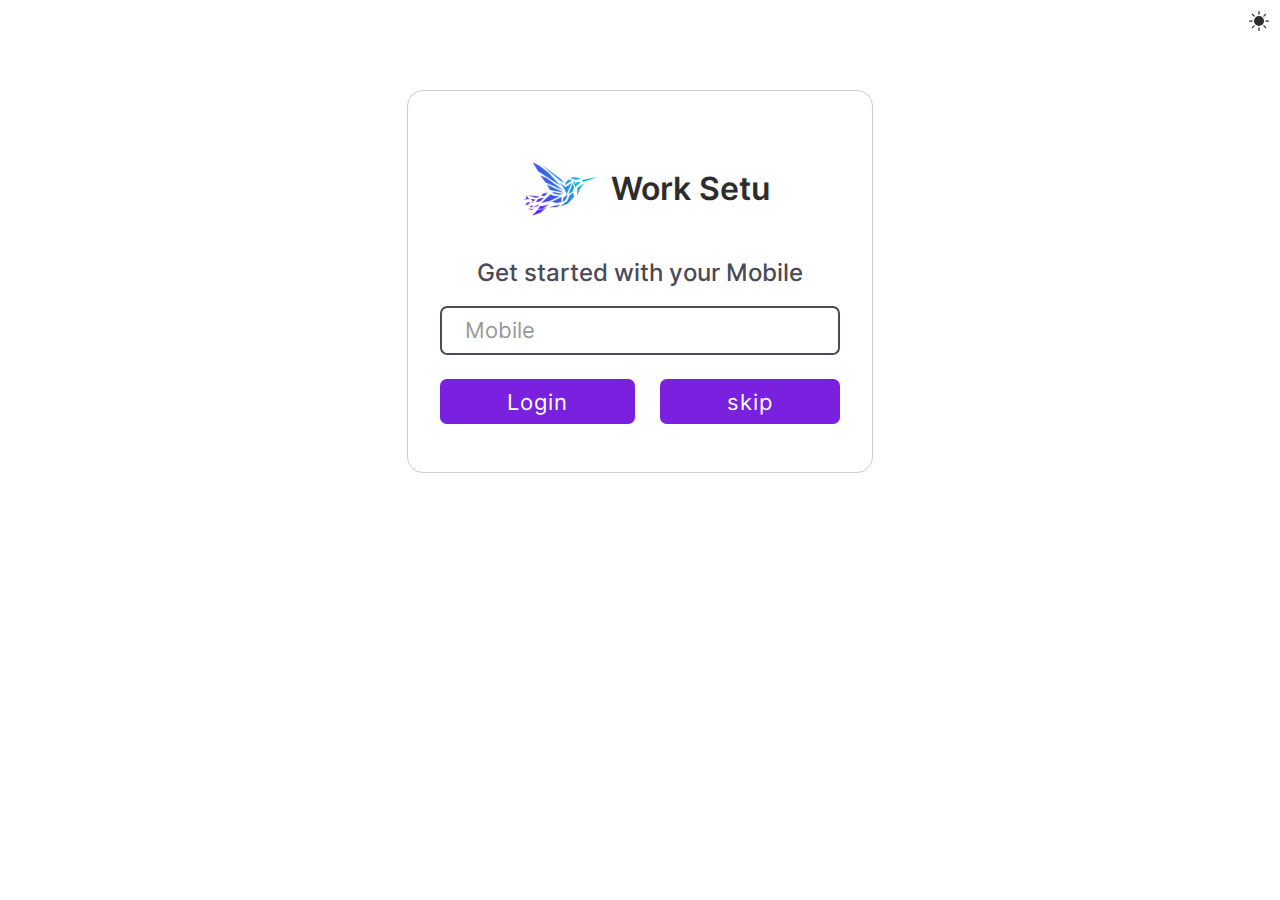
<file: index.html>
<!DOCTYPE html>
<html lang="en">

<head>
    <meta charset="UTF-8">
    <meta name="viewport" content="width=device-width, initial-scale=1.0">
    <link rel="icon" type="image/x-icon" href="wlogo.png">
    <title>WorkSetu</title>
    <link href="style.css" rel="stylesheet" />
</head>

<body>
    <!-- <video class="index-video" autoplay muted loop src="img/mainv.mp4"></video> -->
    <form class="container center-form">
        <div style="display: flex;justify-content: center;align-items: center;gap: 0.1em;">
            <!-- <svg xmlns="http://www.w3.org/2000/svg" width="60" height="60" fill="currentColor" class="bi bi-chat-dots" viewBox="0 0 16 16">
                <path d="M5 8a1 1 0 1 1-2 0 1 1 0 0 1 2 0zm4 0a1 1 0 1 1-2 0 1 1 0 0 1 2 0zm3 1a1 1 0 1 0 0-2 1 1 0 0 0 0 2z"/>
                <path d="m2.165 15.803.02-.004c1.83-.363 2.948-.842 3.468-1.105A9.06 9.06 0 0 0 8 15c4.418 0 8-3.134 8-7s-3.582-7-8-7-8 3.134-8 7c0 1.76.743 3.37 1.97 4.6a10.437 10.437 0 0 1-.524 2.318l-.003.011a10.722 10.722 0 0 1-.244.637c-.079.186.074.394.273.362a21.673 21.673 0 0 0 .693-.125zm.8-3.108a1 1 0 0 0-.287-.801C1.618 10.83 1 9.468 1 8c0-3.192 3.004-6 7-6s7 2.808 7 6c0 3.193-3.004 6-7 6a8.06 8.06 0 0 1-2.088-.272 1 1 0 0 0-.711.074c-.387.196-1.24.57-2.634.893a10.97 10.97 0 0 0 .398-2z"/>
              </svg> -->
              <img class="logo-main" src="img/wlogo.png" style="width: 100px; height:100px" alt="">
            <h1 class="w-title">Work Setu</h1>
        </div>
        <h2 style="text-align: center;">Get started with your Mobile</h2>
        <input class="input" type="tel" placeholder="Mobile" />
        <div class="two-buttonss">
            <a class="button" href="username.html">Login</a>
            <a class="button" href="check.html">skip</a>
        </div>

    </form>
  

     <!--dark mode script -->
     <script src="components/darkmode.js"></script>
</body>

</html>
</file>
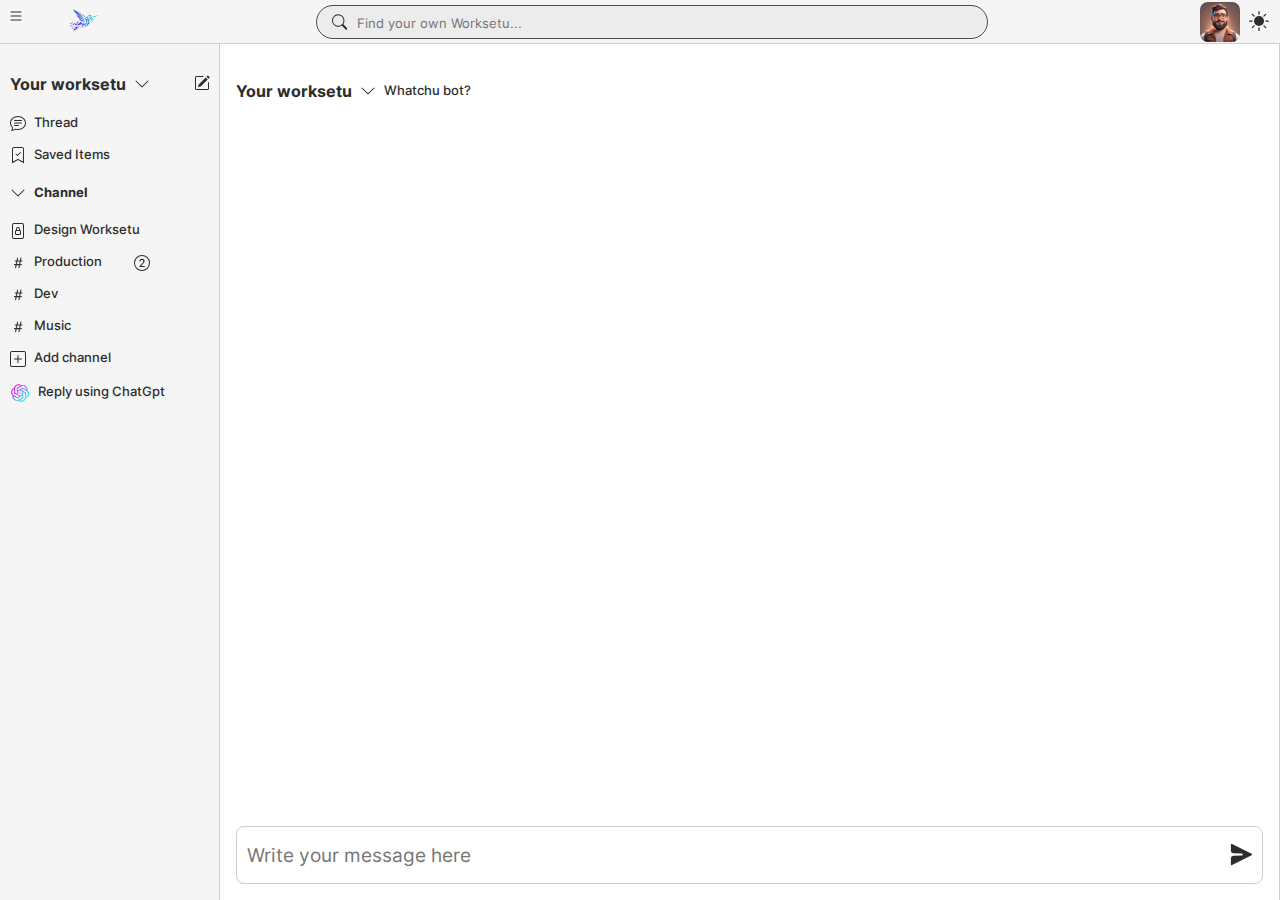
<file: check.html>
<!DOCTYPE html>
<html lang="en">

<head>
    <meta charset="UTF-8" />
    <meta name="viewport" content="width=device-width, initial-scale=1.0" />
    <link rel="icon" type="image/x-icon" href="img/wlogo.png">
    <title>WorkSetu</title>
    <link href="style.css" rel="stylesheet" />

</head>
<body>
    <!-- header -->
    <nav-bar></nav-bar>
    <!-- side bar -->
    
    <div class="container1" style="display: flex; flex:1">
        <side-bar></side-bar>
        <!-- Chat content -->
        
        <div class="chat-content">
            <div class="row">
                <h4>Your worksetu</h4>
                <svg xmlns="http://www.w3.org/2000/svg" width="16" height="16" fill="currentColor"
                    class="bi bi-chevron-down" viewBox="0 0 16 16">
                    <path fill-rule="evenodd"
                        d="M1.646 4.646a.5.5 0 0 1 .708 0L8 10.293l5.646-5.647a.5.5 0 0 1 .708.708l-6 6a.5.5 0 0 1-.708 0l-6-6a.5.5 0 0 1 0-.708z" />
                </svg>
                <span>Whatchu bot?</span>
            </div>
            <!-- message content -->
            <div class="message-container column">
                <!-- all  sender receiver shown in this list -->
                <message-list></message-list>
            </div>
            <send-message-box></send-message-box>
           
        </div>
    
        <!--========================== thread=========== -->
        <div class="thread" id="threads">
            <div class="row" style="justify-content:space-between;">
                <div class="row">
                    <h4>Thread</h4>
                    <span># Design worksetu</span>
                </div>
                <div class="close-thread" style="cursor: pointer;">
                    <svg xmlns="http://www.w3.org/2000/svg" width="16" height="16" fill="currentColor"
                        class="bi bi-x-lg" viewBox="0 0 16 16">
                        <path
                            d="M2.146 2.854a.5.5 0 1 1 .708-.708L8 7.293l5.146-5.147a.5.5 0 0 1 .708.708L8.707 8l5.147 5.146a.5.5 0 0 1-.708.708L8 8.707l-5.146 5.147a.5.5 0 0 1-.708-.708L7.293 8 2.146 2.854Z" />
                    </svg>
                </div>
            </div>
            <!-- message content -->
            <div class="message-container column">
                <message-list></message-list>
            </div>
            <!-- message input -->
            <send-message-box></send-message-box>

        </div>
    </div>
    </div>

    <script src="components/navBar.js"></script>
    <!-- sender and receiver component -->
    <script src="components/sideBarComponent.js"></script>
    <script src="components/messageBox.js"></script>
    <!-- sender and receiver component called under this -->
    <script src="components/messageList.js"></script>
    <script src="components/send-messageBox.js"></script>  
    <!-- dark mode script -->
    <script src="components/darkmode.js"></script>

</body>

</html>
</file>
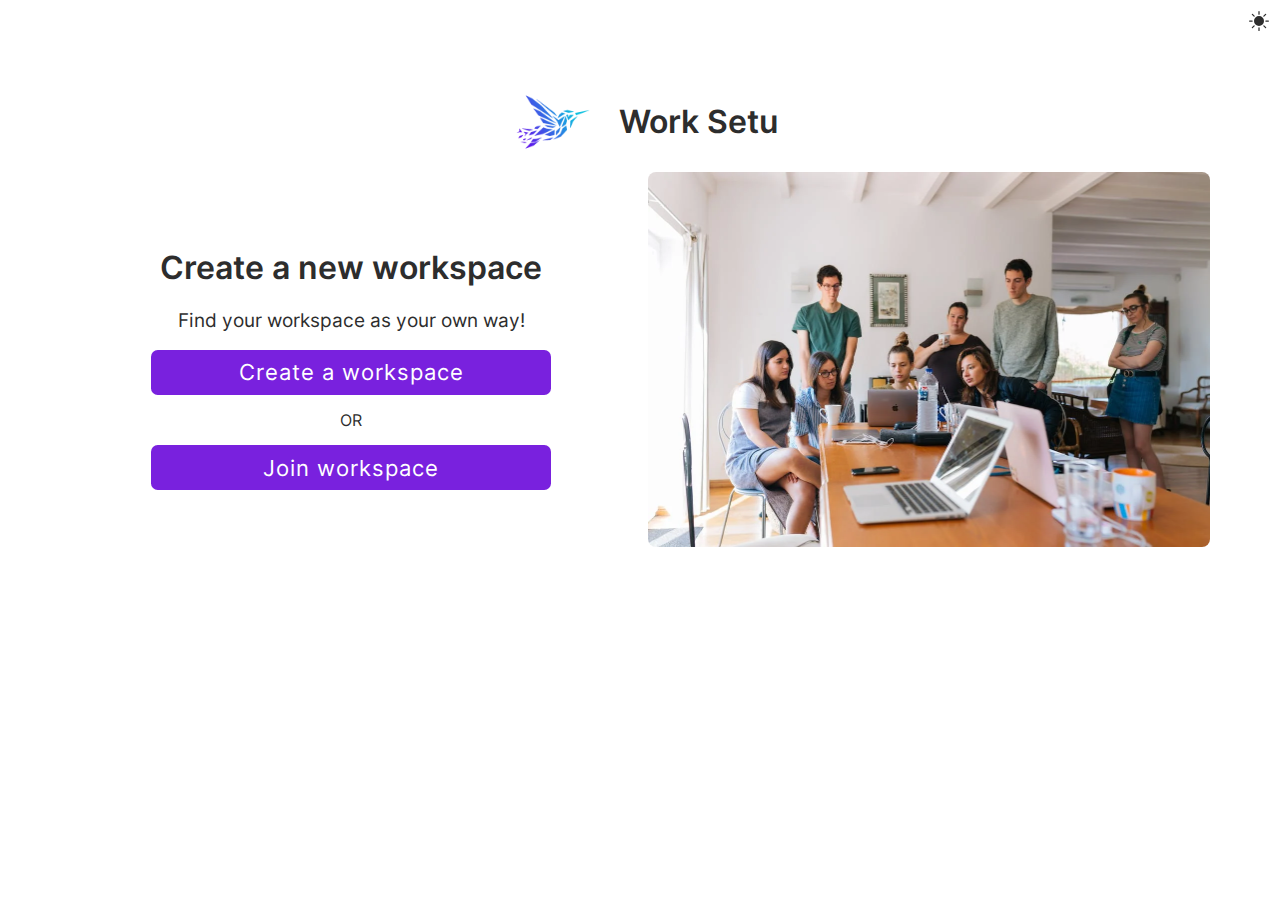
<file: create.html>
<!DOCTYPE html>
<html lang="en">

<head>
    <meta charset="UTF-8">
    <meta name="viewport" content="width=device-width, initial-scale=1.0">
    <link rel="icon" type="image/x-icon" href="img/wlogo.png">
    <title>WorkSetu</title>
    <link href="style.css" rel="stylesheet" />
    <style>
        .responsive-box {
            max-width: 100%;
            min-width: 400px;
        }

        /* Medium devices (tablets, 768px and up) */
        @media (max-width: 768px) {
            .responsive-box {
                width: calc(100vw - 2em);
                min-width: 200px;
            }
        }
    </style>
</head>

<body>
    <div class="container">
        <div style="display: flex;justify-content: center;align-items: center;gap: 1em;margin-top: 3em;">
          <img class="logo-main" src="img/wlogo.png" style="width: 100px; height:100px" alt="">

            <h1 class="w-title">Work Setu</h1>
        </div>
        <div style="display: flex;align-items: center;flex-wrap: wrap;gap: 1em;">
            <div style="flex: 1; display: flex; align-items: center; justify-content: center;">
                <div class="responsive-box">
                    <h1 style="text-align: center;">Create a new workspace</h1>
                    <p style="text-align: center;font-size:1.2em"> Find your workspace as your own way!</p>
                    <a class="button" href="step1.html"> Create a workspace</a>
                    <p style="text-align: center;">OR</p>
                    <a class="button" href="otp.html"> Join workspace</a>
                </div>
            </div>
            <div class="create-work" style="flex: 1; display: flex; align-items: center; justify-content: center;">
                <img class="responsive-box image-box"
                    src="img/workplace.webp" />
            </div>
        </div>
    </div>


    <!--dark mode script -->
    <script src="components/darkmode.js"></script>


</body>

</html>
</file>
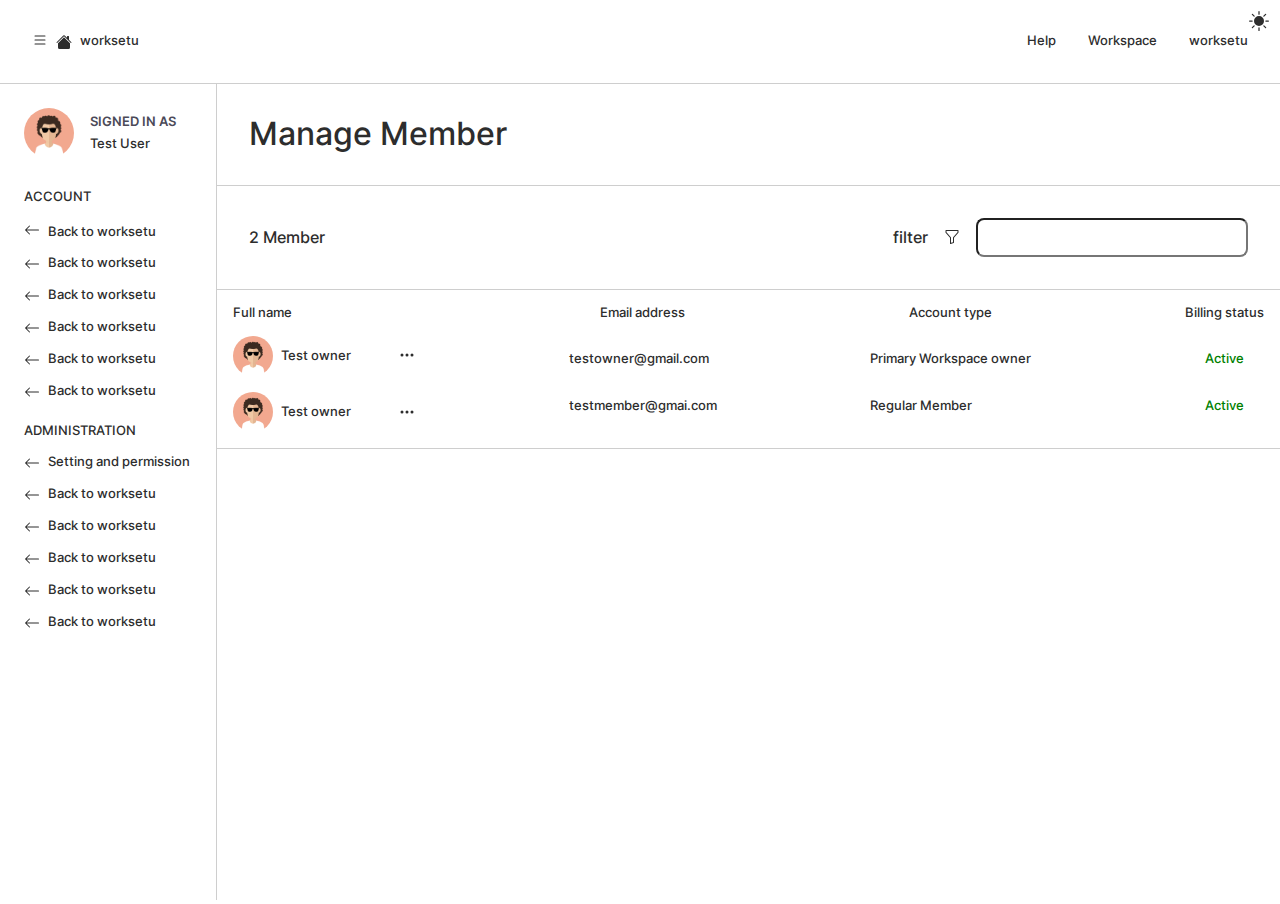
<file: manage.html>
<!DOCTYPE html>
<html lang="en">

<head>
    <meta charset="UTF-8">
    <meta name="viewport" content="width=device-width, initial-scale=1.0">
    <link rel="icon" type="image/x-icon" href="img/wlogo.png">
    <title>WorkSetu</title>
    <link href="style.css" rel="stylesheet" />
</head>

<body>

    <div class="navBar" style="padding: 2em; ">
        <div class="navElements" style=" display: flex; justify-content:space-between; align-items:center">
            <div class="left" style="display: flex; align-items:center; gap:0.5em">
                <div class="menu-button-leftbar" style="cursor: pointer;">
                    <svg xmlns="http://www.w3.org/2000/svg" width="16" height="16" fill="currentColor" class="bi bi-list" viewBox="0 0 16 16">
                        <path fill-rule="evenodd" d="M2.5 12a.5.5 0 0 1 .5-.5h10a.5.5 0 0 1 0 1H3a.5.5 0 0 1-.5-.5zm0-4a.5.5 0 0 1 .5-.5h10a.5.5 0 0 1 0 1H3a.5.5 0 0 1-.5-.5zm0-4a.5.5 0 0 1 .5-.5h10a.5.5 0 0 1 0 1H3a.5.5 0 0 1-.5-.5z"/>
                      </svg>
                </div>
                <div class="row">
                    <svg xmlns="http://www.w3.org/2000/svg" width="16" height="16" fill="currentColor"
                        class="bi bi-house-fill" viewBox="0 0 16 16">
                        <path
                            d="M8.707 1.5a1 1 0 0 0-1.414 0L.646 8.146a.5.5 0 0 0 .708.708L8 2.207l6.646 6.647a.5.5 0 0 0 .708-.708L13 5.793V2.5a.5.5 0 0 0-.5-.5h-1a.5.5 0 0 0-.5.5v1.293L8.707 1.5Z" />
                        <path d="m8 3.293 6 6V13.5a1.5 1.5 0 0 1-1.5 1.5h-9A1.5 1.5 0 0 1 2 13.5V9.293l6-6Z" />
                    </svg>
                    <span>worksetu</span>
                </div>
            </div>
            <div class="right" style="display: flex; gap:2em">
                <span>Help</span>
                <span>Workspace</span>
                <span>worksetu</span>
            </div>
        </div>
    </div>


    

    <div class="manage-container">
        <div class="leftBar">
            <div class="left-content">
                <div class="firstColumn" style="display:flex; align-items:center; padding:1em">
                    <div class="row" style="display: flex; gap:1em">
                        <img class="img" src="profile.png" alt="" style="width:50px; height:50px">
                        <div class="column" style="display: flex; gap:0.5em">
                            <span style="color: var(--sub-text-color); font-weight:600">SIGNED IN AS</span>
                            <span>Test User</span>
                        </div>
                    </div>

                </div>
                <div class="secondColumn" style="padding:1em; display:flex; flex-direction:column; gap:1em">
                    <span>ACCOUNT</span>
                    <div class="column">
                        <div class="row">
                            <svg xmlns="http://www.w3.org/2000/svg" width="16" height="16" fill="currentColor"
                                class="bi bi-arrow-left" viewBox="0 0 16 16">
                                <path fill-rule="evenodd"
                                    d="M15 8a.5.5 0 0 0-.5-.5H2.707l3.147-3.146a.5.5 0 1 0-.708-.708l-4 4a.5.5 0 0 0 0 .708l4 4a.5.5 0 0 0 .708-.708L2.707 8.5H14.5A.5.5 0 0 0 15 8z" />
                            </svg>
                            <a href="main.html" style="text-decoration:none; color:var(--text-color)"><span>Back to
                                    worksetu</span></a>
                        </div>
                        <div class="row">
                            <svg xmlns="http://www.w3.org/2000/svg" width="16" height="16" fill="currentColor"
                                class="bi bi-arrow-left" viewBox="0 0 16 16">
                                <path fill-rule="evenodd"
                                    d="M15 8a.5.5 0 0 0-.5-.5H2.707l3.147-3.146a.5.5 0 1 0-.708-.708l-4 4a.5.5 0 0 0 0 .708l4 4a.5.5 0 0 0 .708-.708L2.707 8.5H14.5A.5.5 0 0 0 15 8z" />
                            </svg>
                            <span>Back to worksetu</span>
                        </div>
                        <div class="row">
                            <svg xmlns="http://www.w3.org/2000/svg" width="16" height="16" fill="currentColor"
                                class="bi bi-arrow-left" viewBox="0 0 16 16">
                                <path fill-rule="evenodd"
                                    d="M15 8a.5.5 0 0 0-.5-.5H2.707l3.147-3.146a.5.5 0 1 0-.708-.708l-4 4a.5.5 0 0 0 0 .708l4 4a.5.5 0 0 0 .708-.708L2.707 8.5H14.5A.5.5 0 0 0 15 8z" />
                            </svg>
                            <span>Back to worksetu</span>
                        </div>
                        <div class="row">
                            <svg xmlns="http://www.w3.org/2000/svg" width="16" height="16" fill="currentColor"
                                class="bi bi-arrow-left" viewBox="0 0 16 16">
                                <path fill-rule="evenodd"
                                    d="M15 8a.5.5 0 0 0-.5-.5H2.707l3.147-3.146a.5.5 0 1 0-.708-.708l-4 4a.5.5 0 0 0 0 .708l4 4a.5.5 0 0 0 .708-.708L2.707 8.5H14.5A.5.5 0 0 0 15 8z" />
                            </svg>
                            <span>Back to worksetu</span>
                        </div>
                        <div class="row">
                            <svg xmlns="http://www.w3.org/2000/svg" width="16" height="16" fill="currentColor"
                                class="bi bi-arrow-left" viewBox="0 0 16 16">
                                <path fill-rule="evenodd"
                                    d="M15 8a.5.5 0 0 0-.5-.5H2.707l3.147-3.146a.5.5 0 1 0-.708-.708l-4 4a.5.5 0 0 0 0 .708l4 4a.5.5 0 0 0 .708-.708L2.707 8.5H14.5A.5.5 0 0 0 15 8z" />
                            </svg>
                            <span>Back to worksetu</span>
                        </div>
                        <div class="row">
                            <svg xmlns="http://www.w3.org/2000/svg" width="16" height="16" fill="currentColor"
                                class="bi bi-arrow-left" viewBox="0 0 16 16">
                                <path fill-rule="evenodd"
                                    d="M15 8a.5.5 0 0 0-.5-.5H2.707l3.147-3.146a.5.5 0 1 0-.708-.708l-4 4a.5.5 0 0 0 0 .708l4 4a.5.5 0 0 0 .708-.708L2.707 8.5H14.5A.5.5 0 0 0 15 8z" />
                            </svg>
                            <span>Back to worksetu</span>
                        </div>
                    </div>
                </div>
                <div class="thirdColumn"
                    style="padding:1em; display:flex; flex-direction:column; gap:1em; margin-top:-0.5em">
                    <span>ADMINISTRATION</span>
                    <div class="column">
                        <div class="row">
                            <svg xmlns="http://www.w3.org/2000/svg" width="16" height="16" fill="currentColor"
                                class="bi bi-arrow-left" viewBox="0 0 16 16">
                                <path fill-rule="evenodd"
                                    d="M15 8a.5.5 0 0 0-.5-.5H2.707l3.147-3.146a.5.5 0 1 0-.708-.708l-4 4a.5.5 0 0 0 0 .708l4 4a.5.5 0 0 0 .708-.708L2.707 8.5H14.5A.5.5 0 0 0 15 8z" />
                            </svg>
                            <span>Setting and permission</span>
                        </div>
                        <div class="row">
                            <svg xmlns="http://www.w3.org/2000/svg" width="16" height="16" fill="currentColor"
                                class="bi bi-arrow-left" viewBox="0 0 16 16">
                                <path fill-rule="evenodd"
                                    d="M15 8a.5.5 0 0 0-.5-.5H2.707l3.147-3.146a.5.5 0 1 0-.708-.708l-4 4a.5.5 0 0 0 0 .708l4 4a.5.5 0 0 0 .708-.708L2.707 8.5H14.5A.5.5 0 0 0 15 8z" />
                            </svg>
                            <span>Back to worksetu</span>
                        </div>
                        <div class="row">
                            <svg xmlns="http://www.w3.org/2000/svg" width="16" height="16" fill="currentColor"
                                class="bi bi-arrow-left" viewBox="0 0 16 16">
                                <path fill-rule="evenodd"
                                    d="M15 8a.5.5 0 0 0-.5-.5H2.707l3.147-3.146a.5.5 0 1 0-.708-.708l-4 4a.5.5 0 0 0 0 .708l4 4a.5.5 0 0 0 .708-.708L2.707 8.5H14.5A.5.5 0 0 0 15 8z" />
                            </svg>
                            <span>Back to worksetu</span>
                        </div>
                        <div class="row">
                            <svg xmlns="http://www.w3.org/2000/svg" width="16" height="16" fill="currentColor"
                                class="bi bi-arrow-left" viewBox="0 0 16 16">
                                <path fill-rule="evenodd"
                                    d="M15 8a.5.5 0 0 0-.5-.5H2.707l3.147-3.146a.5.5 0 1 0-.708-.708l-4 4a.5.5 0 0 0 0 .708l4 4a.5.5 0 0 0 .708-.708L2.707 8.5H14.5A.5.5 0 0 0 15 8z" />
                            </svg>
                            <span>Back to worksetu</span>
                        </div>
                        <div class="row">
                            <svg xmlns="http://www.w3.org/2000/svg" width="16" height="16" fill="currentColor"
                                class="bi bi-arrow-left" viewBox="0 0 16 16">
                                <path fill-rule="evenodd"
                                    d="M15 8a.5.5 0 0 0-.5-.5H2.707l3.147-3.146a.5.5 0 1 0-.708-.708l-4 4a.5.5 0 0 0 0 .708l4 4a.5.5 0 0 0 .708-.708L2.707 8.5H14.5A.5.5 0 0 0 15 8z" />
                            </svg>
                            <span>Back to worksetu</span>
                        </div>
                        <div class="row">
                            <svg xmlns="http://www.w3.org/2000/svg" width="16" height="16" fill="currentColor"
                                class="bi bi-arrow-left" viewBox="0 0 16 16">
                                <path fill-rule="evenodd"
                                    d="M15 8a.5.5 0 0 0-.5-.5H2.707l3.147-3.146a.5.5 0 1 0-.708-.708l-4 4a.5.5 0 0 0 0 .708l4 4a.5.5 0 0 0 .708-.708L2.707 8.5H14.5A.5.5 0 0 0 15 8z" />
                            </svg>
                            <span>Back to worksetu</span>
                        </div>
                    </div>
                </div>
            </div>
        </div>

        <div class="rightBar">
            <div class="right-content">
                <span style="font-size: 2em;padding:1em">Manage Member</span>
                <div class="midbar" style="padding:2em">
                    <div class="left">
                        <span style="font-size: 1em;">2 Member</span>
                    </div>
                    <div class="right" style="display: flex;align-items:center; gap:1em">
                        <span style="font-size: 1em;">filter</span>
                        <svg xmlns="http://www.w3.org/2000/svg" width="16" height="16" fill="currentColor"
                            class="bi bi-funnel" viewBox="0 0 16 16">
                            <path
                                d="M1.5 1.5A.5.5 0 0 1 2 1h12a.5.5 0 0 1 .5.5v2a.5.5 0 0 1-.128.334L10 8.692V13.5a.5.5 0 0 1-.342.474l-3 1A.5.5 0 0 1 6 14.5V8.692L1.628 3.834A.5.5 0 0 1 1.5 3.5v-2zm1 .5v1.308l4.372 4.858A.5.5 0 0 1 7 8.5v5.306l2-.666V8.5a.5.5 0 0 1 .128-.334L13.5 3.308V2h-11z" />
                        </svg>
                        <input type="text">
                    </div>
                </div>
                <div class="bottomBar">
                    <div class="firstTable" style="padding: 1em;display: flex;
                    align-items: center;
                    flex-direction: column; gap:1em;
                    ">
                        <div class="column">
                            <span>Full name</span>
                            <div class="firstContent" style="display:flex;align-items:center;gap:3em;">
                                <div class="row">
                                    <img class="img" src="profile.png" alt="">
                                    <span>Test owner</span>
                                </div>
                                <div class="dot">
                                    <svg xmlns="http://www.w3.org/2000/svg" width="16" height="16" fill="currentColor"
                                        class="bi bi-three-dots" viewBox="0 0 16 16">
                                        <path
                                            d="M3 9.5a1.5 1.5 0 1 1 0-3 1.5 1.5 0 0 1 0 3zm5 0a1.5 1.5 0 1 1 0-3 1.5 1.5 0 0 1 0 3zm5 0a1.5 1.5 0 1 1 0-3 1.5 1.5 0 0 1 0 3z" />
                                    </svg>
                                </div>
                            </div>
                        </div>
                        <div class="column">
                            <div class="firstContent" style="display:flex;align-items:center;gap:3em;">
                                <div class="row">
                                    <img class="img" src="profile.png" alt="">
                                    <span>Test owner</span>
                                </div>
                                <svg xmlns="http://www.w3.org/2000/svg" width="16" height="16" fill="currentColor"
                                    class="bi bi-three-dots" viewBox="0 0 16 16">
                                    <path
                                        d="M3 9.5a1.5 1.5 0 1 1 0-3 1.5 1.5 0 0 1 0 3zm5 0a1.5 1.5 0 1 1 0-3 1.5 1.5 0 0 1 0 3zm5 0a1.5 1.5 0 1 1 0-3 1.5 1.5 0 0 1 0 3z" />
                                </svg>
                            </div>
                        </div>
                    </div>
                    <div class="secondTable " style="align-items:center; padding: 1em;   
                    ">
                        <div class="column" style="align-items:center; gap: 2em;">
                            <span>Email address</span>
                            <div class="column" style="display:flex; gap: 2em;">
                                <span>testowner@gmail.com</span>
                                <span>testmember@gmai.com</span>
                            </div>

                        </div>
                    </div>
                    <div class="thirdTable " style="padding: 1em; ">
                        <div class="column" style="align-items:center; gap: 2em;">
                            <span>Account type</span>
                            <div class="column" style="display:flex; gap: 2em;">
                                <span>Primary Workspace owner</span>
                                <span>Regular Member</span>
                            </div>

                        </div>
                    </div>
                    <div class="forthTable " style="padding: 1em; ">
                        <div class="column" style="align-items:center; gap: 2em;">
                            <span>Billing status</span>
                            <div class="column" style="display:flex; gap: 2em;">
                                <span style="color: green;">Active</span>
                                <span style="color: green;">Active</span>
                            </div>

                        </div>
                    </div>
                </div>
            </div>
        </div>
    </div>




    <script src="sidebar.js"></script>
    <script src="darkmode.js"></script>

</body>

</html>
</file>
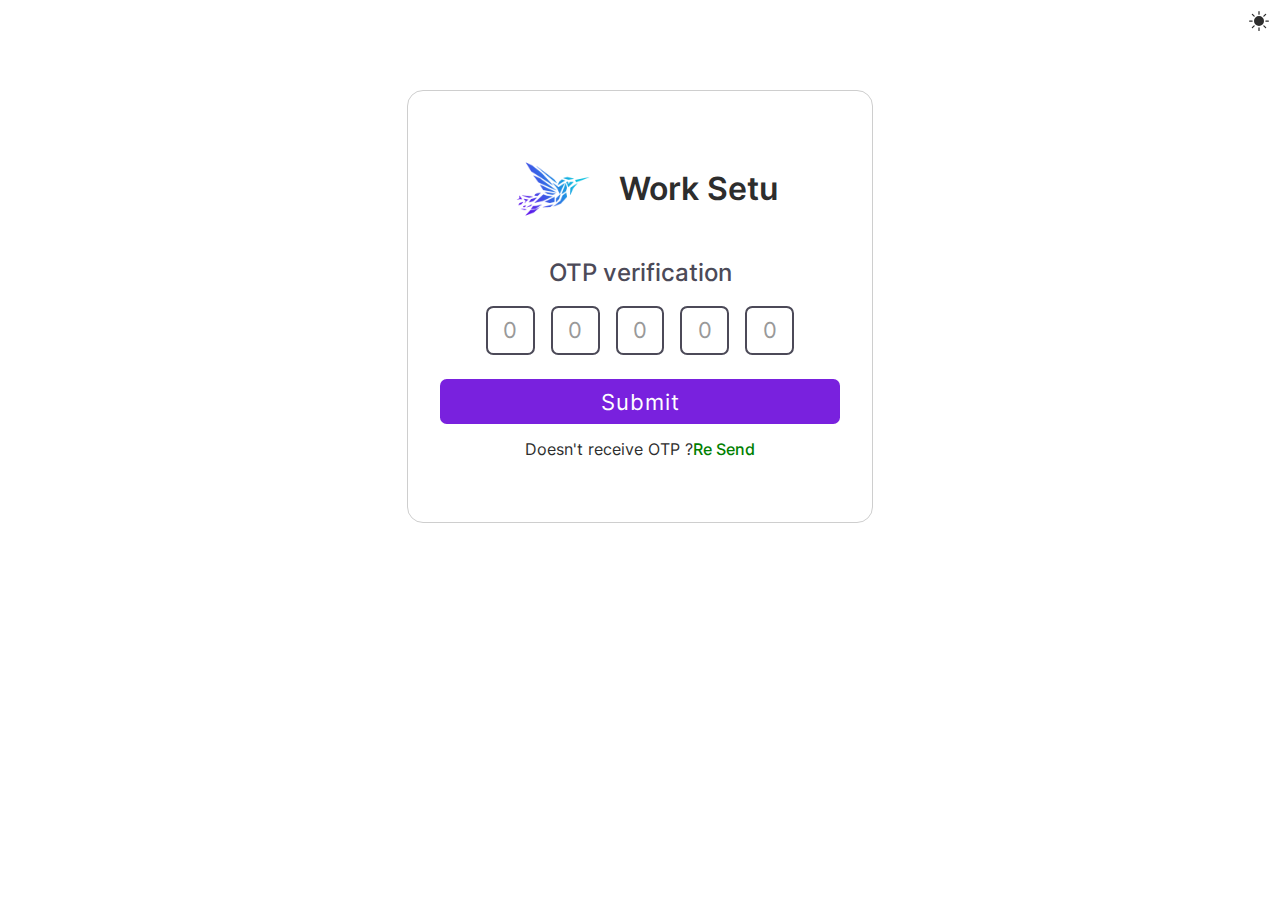
<file: otp.html>
<!DOCTYPE html>
<html lang="en">

<head>
    <meta charset="UTF-8">
    <meta name="viewport" content="width=device-width, initial-scale=1.0">
    <link rel="icon" type="image/x-icon" href="img/wlogo.png">
    <title>WorkSetu</title>
    <link href="style.css" rel="stylesheet" />
</head>

<body>
    <form class="container center-form">
        <div style="display: flex;justify-content: center;align-items: center;gap: 1em;">
            <img class="logo-main" src="img/wlogo.png" style="width: 100px; height:100px" alt="">
            <h1 class="w-title">Work Setu</h1>
        </div>
        <h2 style="text-align: center;">OTP verification</h2>
        <div style="display: flex;justify-content: center;align-items: center;gap: 1em;">
            <style>
                .input {
                    width: 1.87em;
                    padding: 0;
                    text-align: center;
                }
            </style>
            <input class="input" type="tel" placeholder="0" />
            <input class="input" type="tel" placeholder="0" />
            <input class="input" type="tel" placeholder="0" />
            <input class="input" type="tel" placeholder="0" />
            <input class="input" type="tel" placeholder="0" />
        </div>
        <a href="create.html" class="button"> Submit</a>
        <p style="text-align: center;">Doesn't receive OTP ?<a style="color: green; font-weight:500; cursor:pointer">Re Send</a></p>
    </form>
    
     <!--dark mode script -->
     <script src="components/darkmode.js"></script>
</body>

</html>
</file>
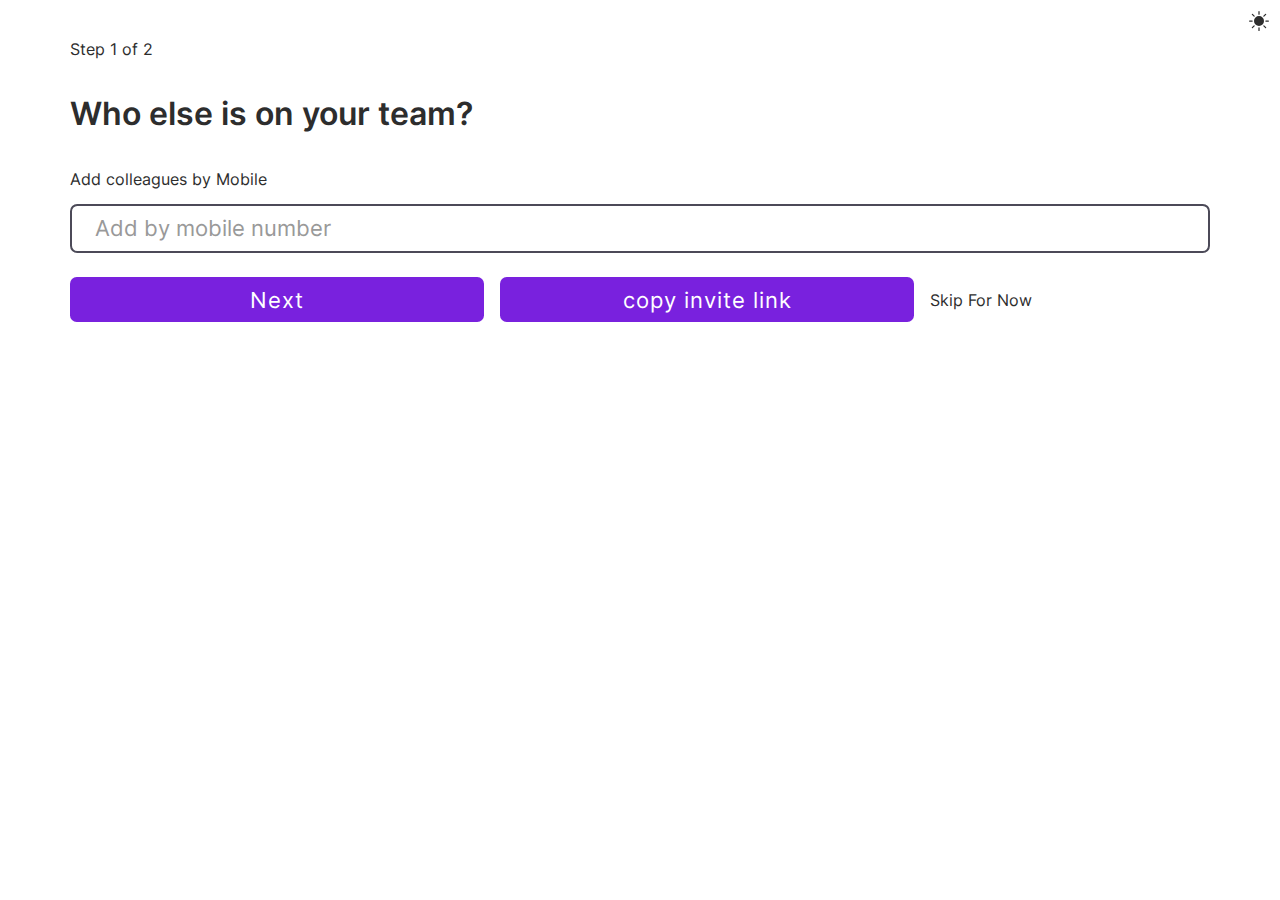
<file: step1.html>
<!DOCTYPE html>
<html lang="en">

<head>
    <meta charset="UTF-8">
    <meta name="viewport" content="width=device-width, initial-scale=1.0">
    <link rel="icon" type="image/x-icon" href="img/wlogo.png">
    <title>WorkSetu</title>
    <link href="style.css" rel="stylesheet" />
</head>

<body>
    <div class="container" style="display: flex; flex-direction: column;">
        <a  class="steps_heading">Step 1 of 2
        </a>
        <h1>Who else is on your team?</h1>
        <p>
            Add colleagues by Mobile
        </p>
        <input class="input" placeholder="Add by mobile number" />
        <div style="display: flex;gap: 1em;justify-content: stretch;align-items: center;flex-wrap: wrap;">
            <a class="button" href="step2.html" style="flex: 1;"> Next</a>
            <a class="button" href="step2.html" style="flex: 1;"> copy invite link</a>
            <a href="step4.html" style="flex: 1;white-space: nowrap;"> Skip For Now</a>
        </div>
    </div>

    
     <!--dark mode script -->
     <script src="components/darkmode.js"></script>
</body>

</html>
</file>
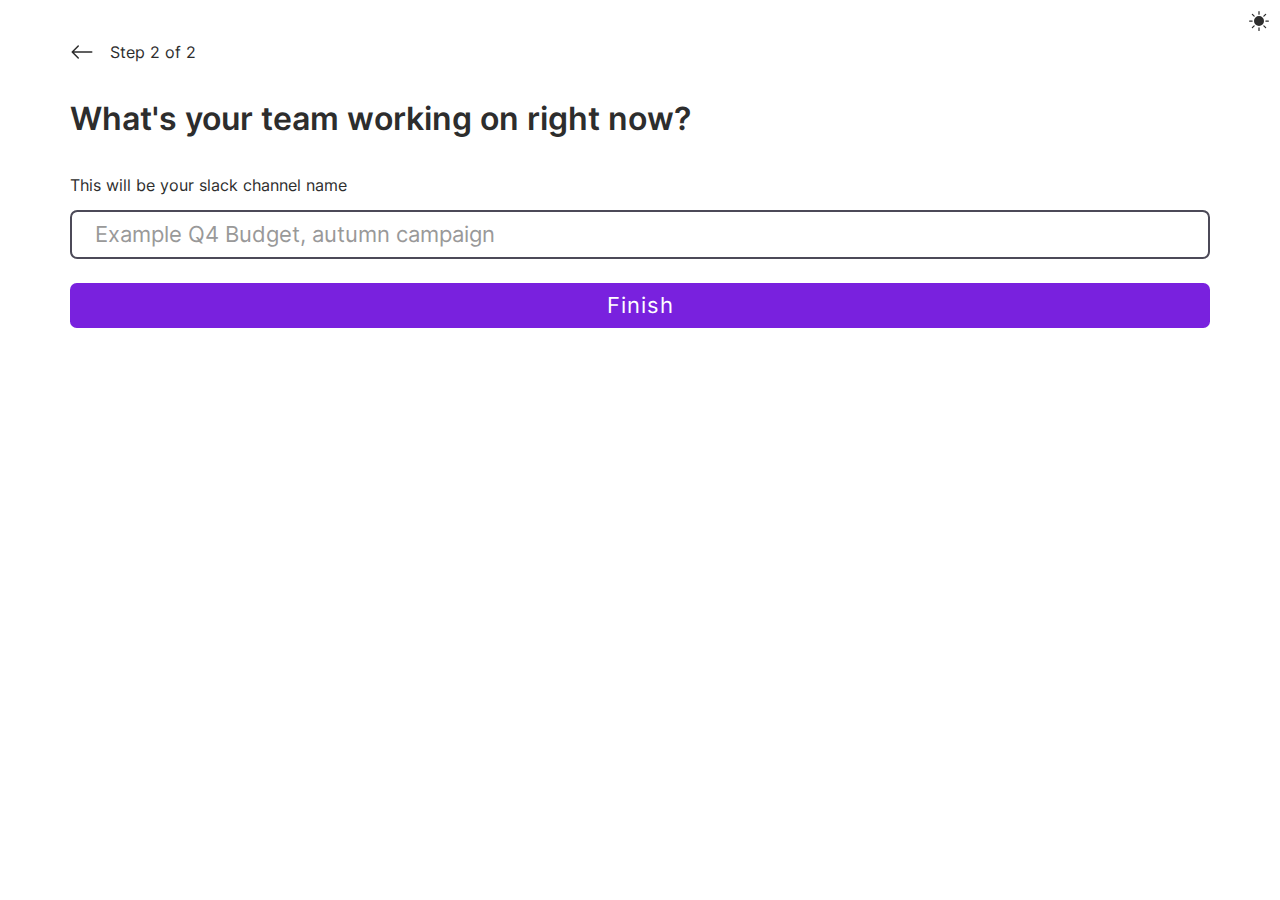
<file: step2.html>
<!DOCTYPE html>
<html lang="en">

<head>
    <meta charset="UTF-8">
    <meta name="viewport" content="width=device-width, initial-scale=1.0">
    <link rel="icon" type="image/x-icon" href="img/wlogo.png">
    <title>WorkSetu</title>
    <link href="style.css" rel="stylesheet" />
</head>

<body>
    <div class="container" style="display: flex; flex-direction: column;">
        <a href="step3.html" class="steps_heading">
            <svg xmlns="http://www.w3.org/2000/svg" width="24" height="24" fill="currentColor" class="bi bi-arrow-left"
                viewBox="0 0 16 16">
                <path fill-rule="evenodd"
                    d="M15 8a.5.5 0 0 0-.5-.5H2.707l3.147-3.146a.5.5 0 1 0-.708-.708l-4 4a.5.5 0 0 0 0 .708l4 4a.5.5 0 0 0 .708-.708L2.707 8.5H14.5A.5.5 0 0 0 15 8z" />
            </svg>
            Step 2 of 2
        </a>
        <h1>What's your team working on right now?
        </h1>
        <p>
            This will be your slack channel name
        </p>
        <input class="input" placeholder="Example Q4 Budget, autumn campaign" />
        <a class="button" href="check.html" style="width: auto;">Finish</a>
    </div>

    
     <!--dark mode script -->
     <script src="components/darkmode.js"></script>
</body>

</html>
</file>
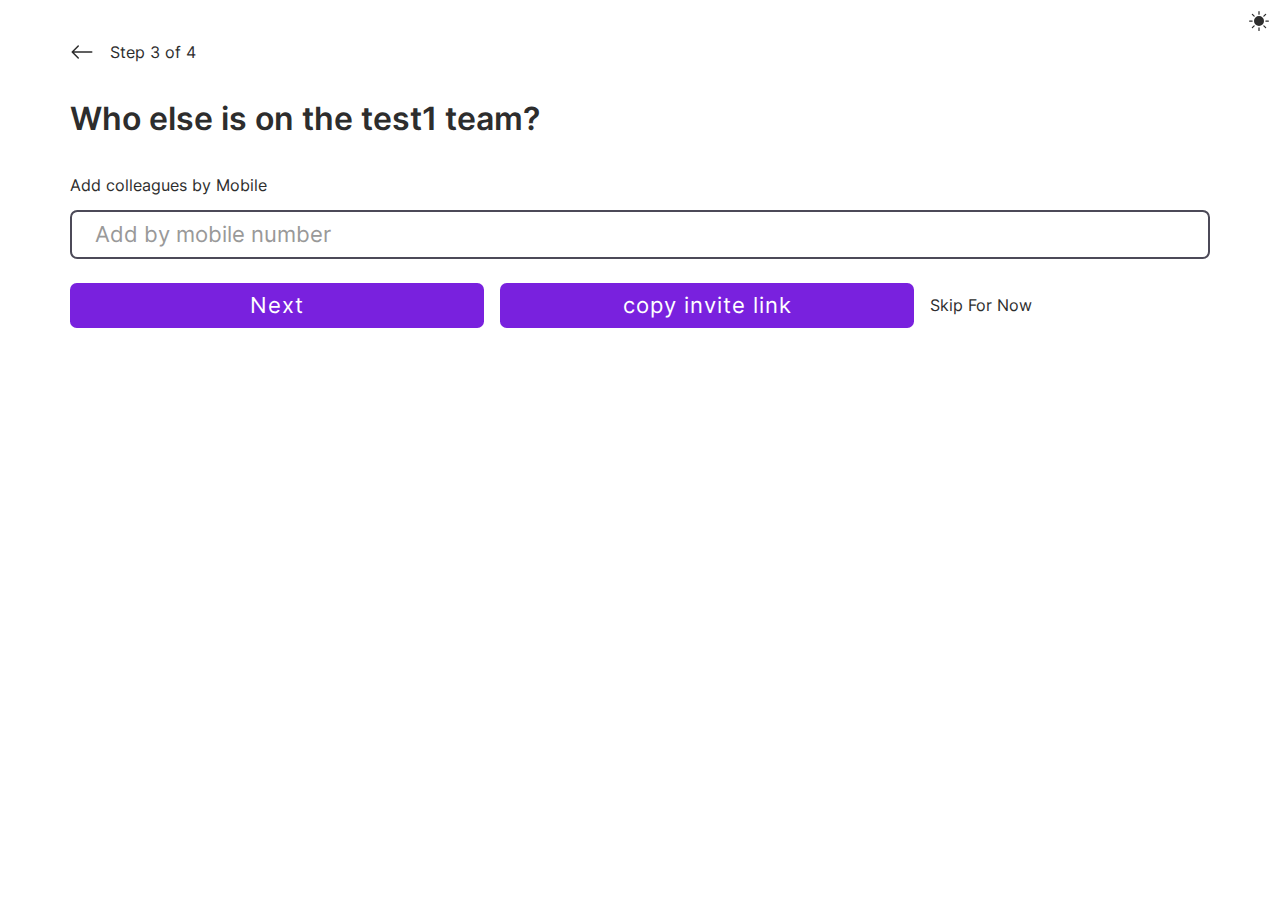
<file: step3.html>
<!DOCTYPE html>
<html lang="en">

<head>
    <meta charset="UTF-8">
    <meta name="viewport" content="width=device-width, initial-scale=1.0">
    <link rel="icon" type="image/x-icon" href="wlogo.png">
    <title>WorkSetu</title>
    <link href="style.css" rel="stylesheet" />
</head>

<body>
    <div class="container" style="display: flex; flex-direction: column;">
        <a href="step2.html" class="steps_heading">
            <svg xmlns="http://www.w3.org/2000/svg" width="24" height="24" fill="currentColor" class="bi bi-arrow-left"
                viewBox="0 0 16 16">
                <path fill-rule="evenodd"
                    d="M15 8a.5.5 0 0 0-.5-.5H2.707l3.147-3.146a.5.5 0 1 0-.708-.708l-4 4a.5.5 0 0 0 0 .708l4 4a.5.5 0 0 0 .708-.708L2.707 8.5H14.5A.5.5 0 0 0 15 8z" />
            </svg>
            Step 3 of 4
        </a>
        <h1>Who else is on the test1 team?</h1>
        <p>
            Add colleagues by Mobile
        </p>
        <input class="input" placeholder="Add by mobile number" />
        <div style="display: flex;gap: 1em;justify-content: stretch;align-items: center;flex-wrap: wrap;">
            <a class="button" href="step4.html" style="flex: 1;"> Next</a>
            <a class="button" href="step4.html" style="flex: 1;"> copy invite link</a>
            <a href="step4.html" style="flex: 1;white-space: nowrap;"> Skip For Now</a>
        </div>
    </div>

    
     <!--dark mode script -->
     <script src="components/darkmode.js"></script>
</body>

</html>
</file>
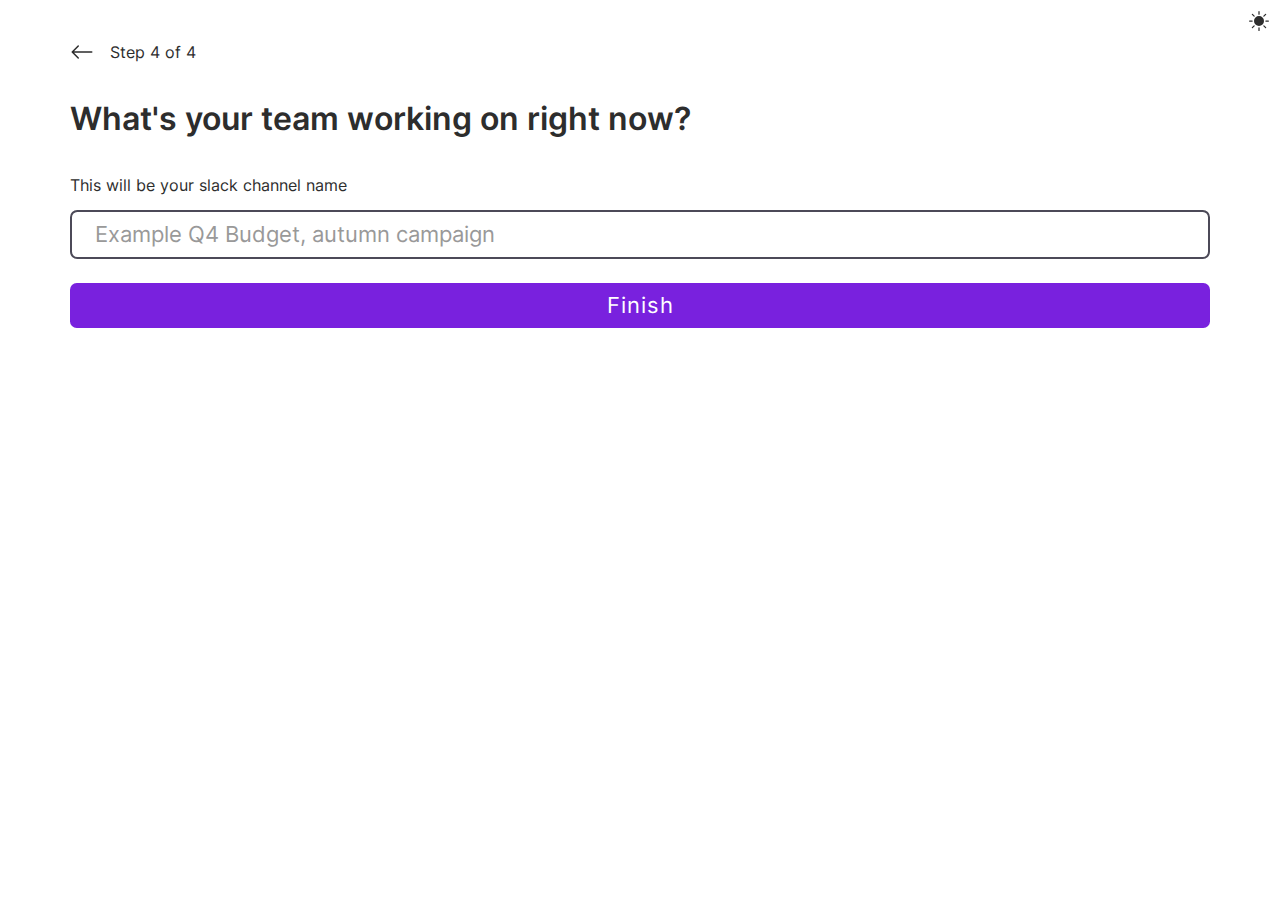
<file: step4.html>
<!DOCTYPE html>
<html lang="en">

<head>
    <meta charset="UTF-8">
    <meta name="viewport" content="width=device-width, initial-scale=1.0">
    <link rel="icon" type="image/x-icon" href="wlogo.png">
    <title>WorkSetu</title>
    <link href="style.css" rel="stylesheet" />
</head>

<body>
    <div class="container" style="display: flex; flex-direction: column;">
        <a href="step3.html" class="steps_heading">
            <svg xmlns="http://www.w3.org/2000/svg" width="24" height="24" fill="currentColor" class="bi bi-arrow-left"
                viewBox="0 0 16 16">
                <path fill-rule="evenodd"
                    d="M15 8a.5.5 0 0 0-.5-.5H2.707l3.147-3.146a.5.5 0 1 0-.708-.708l-4 4a.5.5 0 0 0 0 .708l4 4a.5.5 0 0 0 .708-.708L2.707 8.5H14.5A.5.5 0 0 0 15 8z" />
            </svg>
            Step 4 of 4
        </a>
        <h1>What's your team working on right now?
        </h1>
        <p>
            This will be your slack channel name
        </p>
        <input class="input" placeholder="Example Q4 Budget, autumn campaign" />
        <a class="button" href="main.html" style="width: auto;"> Finish</a>
    </div>

    
     <!--dark mode script -->
     <script src="components/darkmode.js"></script>
</body>

</html>
</file>
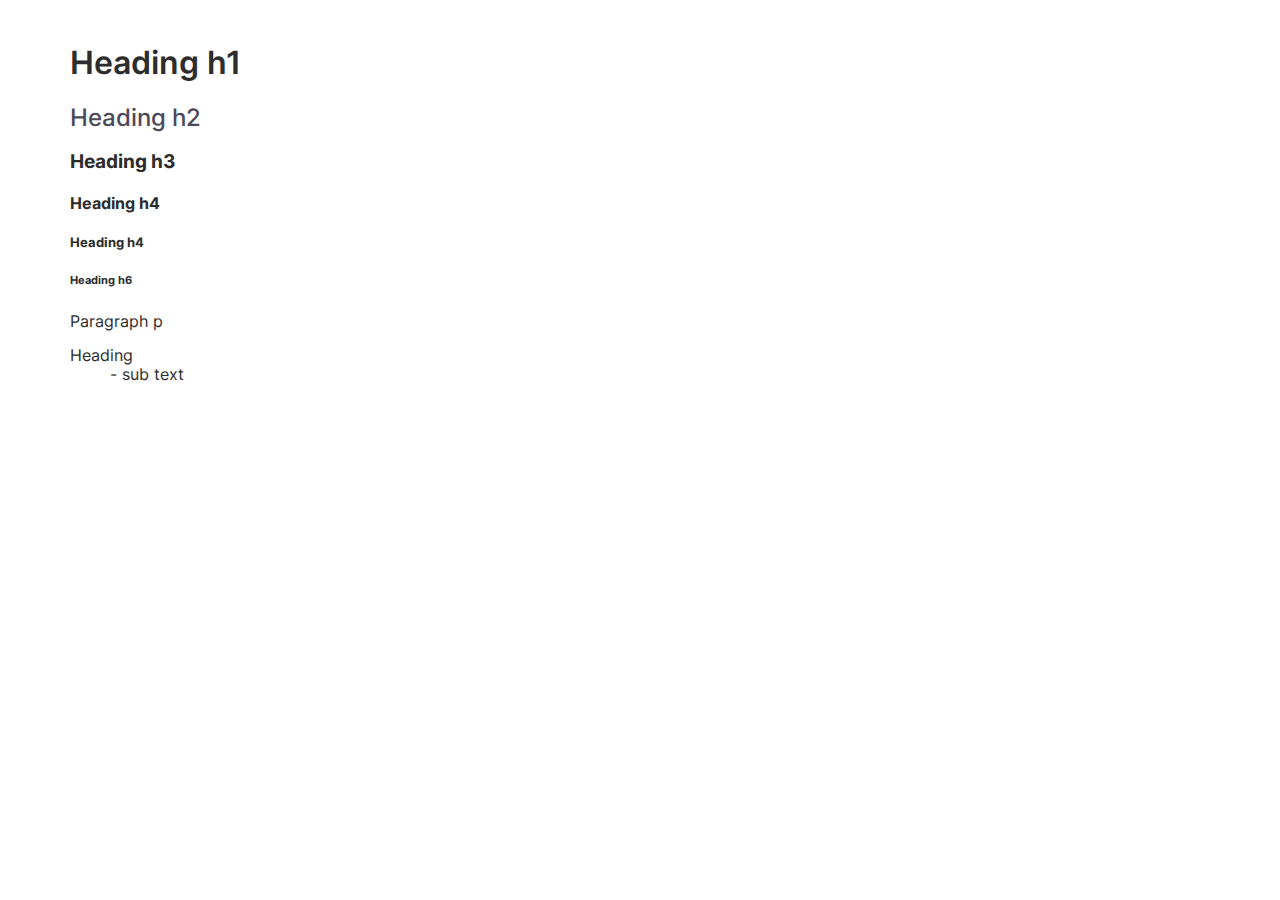
<file: typography.html>
<!DOCTYPE html>
<html lang="en">

<head>
    <meta charset="UTF-8">
    <meta name="viewport" content="width=device-width, initial-scale=1.0">
    <link rel="icon" type="image/x-icon" href="wlogo.png">
    <title>WorkSetu-typography</title>
    <link href="style.css" rel="stylesheet" />
</head>

<body>
    <div class="container">
        <h1>Heading h1</h1>
        <h2>Heading h2</h2>
        <h3>Heading h3</h3>
        <h4>Heading h4</h4>
        <h5>Heading h4</h5>
        <h6>Heading h6</h6>
        <p>Paragraph p</p>
        <dl>
            <dt>Heading</dt>
            <dd>- sub text</dd>

        </dl>
    </div>

</body>

</html>
</file>
<file: style.css>
@import "normalize.css";

@font-face {
    font-family: 'Inter';
    src: url(Inter.ttf);
    font-display: swap;
}

:root {
    font-family: 'Inter', 'Segoe UI', Tahoma, Geneva, Verdana, sans-serif;
    --primary-color: #7921de;
    --primary-text-color: #ffffff;
    --text-color: #2d2d2d;
    --sub-text-color: #4c4a58;
    --bg-color: #ffffff;
    --sidebar: rgba(158, 154, 159, 0.1);
    --message: rgb(255, 255, 255);
    --nav: rgba(158, 154, 159, 0.1);
    --border-color: rgb(206, 206, 206);
    --box-shadow: 0 0 6px rgb(0, 0, 0, 0.5);
    --message-text-bg: rgba(158, 154, 159, 0.1);
}

.dark {
    --bg-color: #232627;
    --text-color: #ffffff;
    --sub-text-color: #cfcfcf;
    --sidebar: rgb(21, 24, 25);
    --nav: #141718;
    --message: #232627;
    --border-color: rgb(77, 75, 75);
    --box-shadow: 0 0 6px rgb(255, 255, 255, 0.1);
    --message-text-bg: rgba(160, 159, 161, 0.1);
    transition: 0.3s;
}

body {
    background-color: var(--bg-color);
    color: var(--text-color);
    overflow-x: hidden;
}

::selection{
    background-color:#7400f8;
    color: #ffffff;
}

::-webkit-scrollbar {
    width: 5px;
}


::-webkit-scrollbar-thumb {
    background-color: #85818a;
    border-radius: 5px;
}


::-webkit-scrollbar-track {
    background-color: #f0f0f0;
}

h1 {
    font-weight: 600;
}

h2 {
    color: var(--sub-text-color);
    font-weight: 500;
}

a {
    text-decoration: none;
    color: var(--text-color);
    cursor: pointer;
}

.input::placeholder {
    padding: 0.5em;
    color: #999999;
    font-size: 0.9em;
}

img {
    max-width: 100%;
    width: auto;
    max-height: 100%;
    height: auto;
}

.container {
    margin: auto;
    padding: 1.5em;
    max-width: 1140px;
}

.index-video {
    height: 100%;
    width: 100%;
    object-fit: cover;
    top: 0;
    z-index: -99;
    position: absolute;
    opacity: 1;
}

.center-form {
    margin: auto;
    display: flex;
    flex-direction: column;
    width: 400px;
    max-width: calc(100% - 2em);
    margin-top: 10vh;
    border: 0.5px solid var(--border-color);
    /* background-color: rgb(255, 255, 255, 0.1);
    backdrop-filter: blur(10px); */
    /* box-shadow: var(--box-shadow); */
    border-radius: 1em;
    padding: 3em 2em;
}

.logo-main {
    width: 40px;
    height: 40px;

}

.input {
    line-height: 1.87em;
    display: flex;
    align-items: center;
    border: 2px solid var(--text-color);
    border-radius: 0.3em;
    outline: none;
    padding: 0;
    padding-left: 0.5em;
    font-size: 1.5rem;
    margin-bottom: 1em;
    background-color: var(--bg-color);
    border-color: var(--sub-text-color);
    color: var(--text-color);
}

.input:focus {
    border: 2px solid var(--primary-color);
}

.two-buttonss {
    display: flex;
    justify-content: space-between;

}

.button {

    color: var(--primary-text-color);
    background: var(--primary-color);
    font-size: 1.4em;
    font-weight: 400;
    letter-spacing: 1px;
    cursor: pointer;
    border: none;
    border-radius: 0.3em;
    display: flex;
    align-items: center;
    justify-content: center;
    height: 2em;
    padding: 0 3em;
    white-space: nowrap;
    text-decoration: none;
}

.steps_heading {
    display: flex;
    align-items: center;
    gap: 1em;
    text-decoration: none;
    color: var(--text-color);
    padding: 1em 0;
}

.image-box {

    border-radius: 0.5em;
    overflow: auto;
    transition: all ease 1s;


}

.image-box:hover {
    scale: 1.1;
}

/* ========================================image-cropper-css-step 2 page============================================== */
.cropper-image-container {
    flex: 1;
    display: flex;
    align-items: center;
    justify-content: center;
    /* border: 0.5px solid var(--border-color); */
    border-radius: 1em;
}

.img-box {
    width: 100%;
    padding: 2em;
    display: flex;
    flex-direction: column;
    align-items: center;
    gap: 2em;
    border-radius: 2em;
}


.img-box img {
    width: 300px;
    height: 300px;
    border-radius: 0.5em;

}

.button-continue {
    display: flex;
    gap: 1em;

}



.crop-popup {
    display: none;
    position: fixed;
    top: 0;
    left: 0;
    width: 100%;
    height: 100%;
    background-color: rgb(0, 0, 0, 0.5);
    justify-content: center;
    align-items: center;
}

.crop-container {
    position: relative;
    display: flex;
    flex-direction: column;
    gap: 1em;
    background-color: var(--bg-color);


    max-width: 54%;
    max-height: 100%;

    overflow: hidden;
    box-shadow: var(--box-shadow);
    border-radius: 1em;

}

.crop-container img {

    width: 100%;
    height: 60vh;
}

.crop-container button {
    display: block;

}

.two-button {
    padding: 1em;
    width: calc(100% - 2em);
    display: flex;
    color: var(--text-color);
    transition: all ease 2s;
    align-items: center;
    justify-content: center;
    gap: 1em;
    z-index: 5;
}



#imageInput {
    display: none;
}


.upload-btn:hover {
    background-color: rgb(121, 33, 222, 0.5);
}



/* Medium devices (tablets, 768px and up) */
@media (max-width: 768px) {
    .center-form {
        box-shadow: none;
    }

    .container {
        margin: auto;
        padding-left: 1em;
        padding-right: 1em;
        max-width: calc(100% - 2em);
    }

    .img-box img {
        width: 250px;
        height: 250px;
    }

    .button-continue {
        flex-direction: column;


    }

    .crop-container {
        max-width: 80%;
    }

    .crop-container img {
        height: 20vh;
    }

    .two-button .button {
        font-size: 1em;
    }


}


/* ======================================Main class============================= */
.container1 {
    height: calc(100vh - 44.5px);
    display: flex;
    flex: 1
}

.w-title {
    cursor: pointer;
    position: relative;
}

.w-title::after {
    content: "";
    position: absolute;
    left: 0;
    right: 0;
    bottom: 0;
    height: 2px;
    width: 0%;
    border-radius: 2px;
    background-color: var(--primary-color);
    transition: all ease 2s;

}

.w-title:hover::after {
    width: 100%;
}

.nav {
    position: sticky;
   
    top: 0;
    background-color: var(--nav);
    width: 100%;
    display: flex;
    justify-content: space-between;
    align-items: center;
    gap: 2em;
    z-index: 9999;

}

.nav-search-bar {

    display: flex;
    gap: 0.5em;
    align-items: center;
    width: 100%;
    max-width: 50%;
    border-radius: 5em;
    background-color: var(--nav);
    border-color: var(--sub-text-color);
    color: var(--text-color);
    border: 1px solid var(--sub-text-color);
    padding: 6px 15px;
    font-size: 1em;

}

.nav-search-bar:focus {

    border-color: var(--primary-color);
    border: 1px solid var(--primary-color);

}

.profile-image-nav {
    display: flex;
    align-items: center;
}

.search {
    background-color: transparent;
    border: none;
    color: var(--text-color);
    outline: none;
    width: 100%;
   

}



.search::placeholder {
    font-size: 0.8em;
    
}

.row {
    display: flex;
    align-items: center;
    gap: 0.5em;
}

span {
    font-size: 0.8em;
    font-weight: 500;
}

.img {
    width: 40px;
    height: 40px;
    border-radius: 2em;
    cursor: pointer;
}

.message-owner {
    font-weight: 600
}

.message-time {
    font-size: 0.7em;
    color: var(--sub-text-color);
    font-weight: 400;
}

.messagetext {
    line-height: 1.5em;
    font-size: 16px;
    font-weight: 400;
}

.column {
    display: flex;
    flex-direction: column;
    gap: 1em;
}



.sidebar {
    position: sticky;
    padding: 0.6em;
    flex: 0.1;
    background-color: var(--sidebar);
    min-width: 200px;
    border-right: 0.05px solid var(--border-color);
    z-index: 999;
}

.chat-content {
    padding: 1em;
    flex: 1;
    background-color: var(--message);
    display: flex;
    flex-direction: column;
    border-right: 0.05px solid var(--border-color);

}

.message-container {
    flex: 1;
    overflow-y: auto;
}

.menu-sidebar {
    position: absolute;
    top: 0;
    left: 0;
    z-index: 9999;


}

@media (max-width: 768px) {
    .sidebar {
        display: none;
        position: absolute;
        height: 91.5vh;
        animation: showSidebar 0.3s ease forwards;
    }


    @keyframes showSidebar {
        0% {
            display: none;
            opacity: 0;
            transform: translateX(-100%);
        }

        100% {
            display: block;
            opacity: 1;
            transform: translateX(0);
        }
    }


    .chat-content {

        margin-left: auto;
        width: 100%;
        max-width: calc(100% - 2em);

    }

    .menu-sidebar {
        display: block;
    }
}






.chatbox-msg:focus {
    border: 2px solid var(--primary-color);
}

.search-icon {
    display: none;
}

/* ================================================sender reciever ================================================== */

.sender,
.receiver {
    max-width: 99%;
    /* Adjust the maximum width as needed */
}



.sender {
    flex-direction: row-reverse;
    justify-content: end;
    align-items: flex-start;
    max-width: 50%;
    margin-left: auto;

}


.receiver {
    justify-content: flex-start;
    align-items: flex-start;
    max-width: 50%;
    margin-right: auto;

}

.receiver-text {
    padding: 1em;
    background-color: var(--message-text-bg);
    border-top-right-radius: 1em;
    border-bottom-right-radius: 1em;
    border-bottom-left-radius: 1em;
}

.sender-text {
    padding: 1em;
    background-color: var(--message-text-bg);
    border-bottom-right-radius: 1em;
    border-bottom-left-radius: 1em;
    border-top-left-radius: 1em;
}

.sender-name-time {
    justify-content: flex-end;
}


.receiver-zone {
    display: flex;
    position: relative;
    justify-content: space-between;
    align-items: center;
}

.sender-zone {
    position: relative;
    display: flex;
    flex-direction: row-reverse;
    align-items: center;
    justify-content: space-between;
}

.message-toolbar-container {
    position: relative;



}

.message-toolbar {

    position: relative;
    display: flex;
    cursor: pointer;
    display: none;
    gap: 0.5em;

}

.sender .message-toolbar {
    flex-direction: row-reverse;
}


.message-options {
    background-color: var(--message);
    position: absolute;
    display: flex;
    flex-direction: column;
    flex-wrap: wrap;
    display: none;
    gap: 1em;
    padding: 1em;
    border-radius: 0.5em;
    border: 0.5px solid var(--border-color);
    z-index: 9999;
    transition: all ease 2s;


}

.sender .message-options {
    top: 0;
    right: 100%;
}

.receiver .message-options {
    top: 0;
    left: 100%;
}

.message-options span {
    cursor: pointer;
}

.message-options-elements {
    display: flex;
    align-items: center;

    /* flex-wrap: wrap; */

}


.receiver:hover .message-toolbar {
    display: flex;
}

.sender:hover .message-toolbar {
    display: flex;
}

.three-dots {
    outline: none;

}

/* .three-dots:focus+.message-options {
    display: flex;

} */

.message-options svg {
    cursor: pointer;
}

@media (max-width: 1200px) {

    .receiver,
    .sender {
        max-width: 80%;
    }
}

@media (max-width: 768px) {
    .search-icon {
        display: block;
        cursor: pointer;
    }

    .nav-search-bar {
        display: none;
    }

    .message-options-elements span {
        display: none;
    }

}

.logo {
    position: relative;
    display: inline-block;
    cursor: pointer;

}

.logo .text {
    text-transform: uppercase;
    position: absolute;
    top: 50%;
    left: 2em;
    transform: translate(-50%, -50%);
    opacity: 0;
    transition: opacity 0.3s;
    font-size: 1.2em;
    font-weight: bold;
}

.logo:hover .bi-chat-dots {
    opacity: 0;
}

.logo:hover .text {
    opacity: 1;
    /* color: transparent;
    -webkit-text-stroke: 0.5px var(--text-color); */

}

/* =========================Thread=================================== */
.thread {
    padding: 1em;
    flex: 1;
    background-color: var(--bg-color);
    display: flex;
    flex-direction: column;
    display: none;
}

/* ===========================input box design============== */
.input-msg {
    background-color: var(--message);
    display: flex;
    /* padding: 0.5em; */
    flex-direction: column;
    position: relative;
    /* border: 0.05px solid var(--border-color); */

}

.midinput {
    display: flex;
    flex: 1;
    padding: 0.5em;
    align-items: center;
    border: 0.05px solid var(--border-color);
    border-radius: 0.5em;
    justify-content: space-between;
}

.chatbox-msg {
    width: 100%;
    border: 2px solid var(--text-color);
    line-height: 2em;
    align-items: center;
    border-radius: 0.3em;
    background-color: var(--message);
    border-color: var(--sub-text-color);
    color: var(--text-color);
    font-size: 1.2em;
    outline: none;
}

.input-msg svg {
    width: 18px;
    height: 18px;
    cursor: pointer;
}

.textStyle-container {
    position: relative;
}

.textStyle {
    position: absolute;
    bottom: 4em;
    display: flex;
    flex-wrap: wrap;
    gap: 1em;
    align-items: center;
    background-color: var(--bg-color);
    padding: 0.5em;
    border: 0.5px solid var(--border-color);
    border-radius: 0.5em;
    cursor: pointer;
    margin-top: -2.3em;
    display: none;
    /* width: 100%; */
}





.midinput input {
    font-size: 1.2em;
    border: none;
    background-color: var(--message);
    width: calc(100% - 0.5em);
    color: var(--text-color)
}

.midinput svg {
    display: flex;
}

.midinput input:focus {
    outline: none;
    border: 0px solid var(--border-color);

}

.attachement {
    display: flex;
    justify-content: space-between;
    padding: 0.2em;

}

.leftattachment {
    display: flex;
    gap: 1em;
    flex: 1;
    cursor: pointer;
    align-items: center;
}


.rightbutton svg {
    width: 25px;
    height: 25px;
    cursor: pointer;
    flex: 1;

}

.work-detail {
    cursor: pointer;
}

.input-msg:focus+.textStyle,
.textStyle:hover{
    display: flex;
}

/* all pop ups */
.dropdown-holder {
    position: relative;
}

.dropdown {
    display: none;
    position: absolute;
    top: 100%;
    right: 0;
    padding: 2em;
    background-color: var(--bg-color);
    border-radius: 20px;
    box-shadow: var(--box-shadow);
    z-index: 9999;
    top: 100%;
    z-index: 9999;
}

.dropdown-trigger:focus+.dropdown,
.dropdown:hover {
    display: block;  
   
}

.popup-container{
 
    position:fixed;
    top: 50%;
    left: 50%;
    transform: translate(-50%, -50%);
    width: 400px;
    z-index: 9999;
}

/* your slack pop up style */

.your-slack {
    
    width: 280px;
    z-index: 9999;
    top: 100%;
    left: 0;
}

.mid-content span {
    font-size: 1em;
}

.right {
    left: 0;
}

.invite-people {
    width: 400px;
   
}

.invite-people textarea {
    padding: 1em;
    text-decoration: none;
    height: 5em;
    border-radius: 0.2em;
}

.invite-people textarea:focus {
    outline: none;
    box-shadow: var(--box-shadow);
}

a {
    text-decoration: none;
}

.edit-workspace-detail-popup {
   display: none;
    width: 400px;
}

@media screen and (max-width: 900px) {
   
    .popup-container{
        transform: translate(-25%, -50%);
          width: 300px ;
          padding: 2em;
          font-size: 0.9em;
       
    
    }
    .workspace-detail input, .create-channel-popup input{
   
        font-size: 1.2em;
    }

}


/* =========================================================================Manage page css======================================================== */
.manage-container {
    height: calc(100vh - 80px);
    display: flex;
}

.navBar {
    position: sticky;
    top: 0;
    width: calc(100% - 4em);
    background-color: var(--bg-color);
    border-bottom: 0.05px solid var(--border-color);
}

.left-content {
    height: calc(100vh - 100px);
    padding: 0.5em;
    flex: 1;
    background-color: var(--bg-color);
    min-width: 200px;
    border-right: 0.05px solid var(--border-color);
}

.rightBar {
    flex: 1;
}

.right-content {
    display: flex;
    flex-direction: column;
    margin-left: auto;
}

.midbar {
    display: flex;
    justify-content: space-between;
    align-items: center;
    border-top: 0.05px solid var(--border-color);
    border-bottom: 0.05px solid var(--border-color);

}

.right input {
    background-color: var(--bg-color);
    padding: 0.5em;
    border-radius: 0.5em;
    color: var(--text-color);
}

.right input:focus {
    outline: none;
    border-color: var(--primary-color);
}

.bottomBar {
    width: 100%;
    display: flex;
    justify-content: space-between;
    border-bottom: 0.05px solid var(--border-color);
    margin: auto;
}

.firstTable {
    display: flex;
    align-items: center;
    flex-direction: column;
}

@media (max-width: 768px) {
    .leftBar {
        display: none;
        position: absolute;
        height: 91.5vh;
        animation: showSidebars 0.3s ease forwards;
    }

    @keyframes showSidebars {
        0% {
            display: none;
            opacity: 0;
            transform: translateX(-100%);
        }

        100% {
            display: block;
            opacity: 1;
            transform: translateX(0);
        }
    }

    .navBar {
        width: 100%;
    }

    .right-content {
        margin-left: auto;
        width: 100%;
    }

    .menu-button-leftbar {
        display: block;
    }
}


/*============ profile============ */

.container-prof {
    flex: 1;
    margin: auto;
}

.editprofile-container {
    width: 80%;
    margin: auto;
    max-width: 80%;
    display: flex;
    flex-direction: column;
    justify-content: center;
    align-items: center;
    border-radius: 1em;
    background-color: rgb(144, 143, 143, 0.1);
}

input[type="number"]::-webkit-inner-spin-button,
input[type="number"]::-webkit-outer-spin-button {
    -webkit-appearance: none;
    appearance: none;

}

.editprof {
    width: 100%;
    display: flex;
    justify-content: center;
    align-items: center;
    padding: 2em;
    width: calc(100% - 4em);
    gap: 10px;


}

.editprof span {
    font-size: 1.5em;
    color: var(--text-color);
}

.profilepage-main {
    display: flex;
    justify-content: center;
    align-items: center;
    flex-direction: row-reverse;
    gap: 3em;
    padding: 2em;
    width: calc(100% - 4em);
}

.leftside {
    width: 100%;
    display: flex;
    flex-direction: column;
    gap: 1em;
    align-items: center;
}

.leftside img {
    width: 250px;
    border-radius: 0.5em;
}

.rightside {
    width: 100%;
    display: flex;
    flex-direction: column;
    align-items: center;
    gap: 2em;
    justify-content: center;
}

.rightside input {
    width: 70%;
    padding: 1em;
    justify-content: end;
    color: var(--text-color);
    border: none;
    background-color: var(--bg-color);
    border: 1px solid var(--border-color);
    border-radius: 0.5em;
}

.rightside input:focus {
    outline: none;
    border-color: var(--primary-color);
}

.inputs {
    width: 100%;
    display: flex;
    justify-content: start;
    align-items: center;
    gap: 2em;
}

.inputs span {
    flex: 1;
    font-size: 1em;
    justify-content: flex-start;
}

.saveandcancel {
    width: 100%;
    display: flex;
    justify-content: space-between;
    gap: 0.5em;
}

@media screen and (max-width:1200px) {
    .profilepage-main {
        flex-direction: column;
    }

    .saveandcancel button {
        width: 40%;
    }
}

@media screen and (max-width:768px) {
    .editprof {
        padding: 0em;
    }

    .editprofile-container {
        padding: 1.5em;
        width: calc(100% - 3em);
    }

    .profilepage-main {
        padding: 0em;
    }

    .leftside img {
        width: 150px;
    }

    .leftside button {
        font-size: 1em;
    }

    .saveandcancel button {

        font-size: 1em;
    }

    .rightside input {
        font-size: 0.7em;
        width: 50%;
    }

}
</file>
